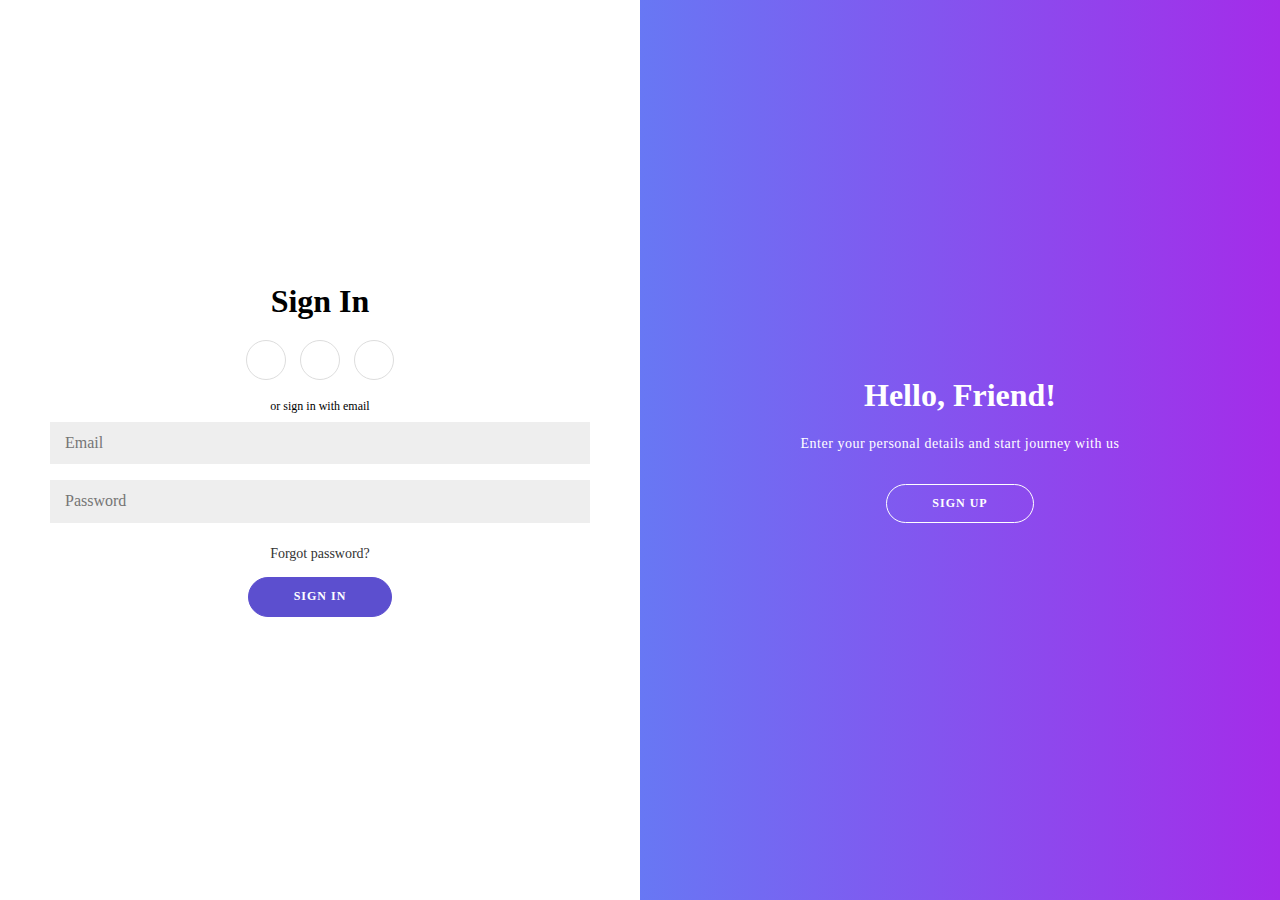
<file: HTML & CSS/Overlay-form/index.html>
<!DOCTYPE html>
<html lang="en">
  <head>
    <meta charset="UTF-8" />
    <meta name="viewport" content="width=device-width, initial-scale=1.0" />
    <meta http-equiv="X-UA-Compatible" content="ie=edge" />
    <link rel="stylesheet" href="css/normalize.css".css">
    <link rel="stylesheet" href="css/style.css" />
    <link
      rel="stylesheet"
      href="https://use.fontawesome.com/releases/v5.8.0/css/all.css"
      integrity="sha384-Mmxa0mLqhmOeaE8vgOSbKacftZcsNYDjQzuCOm6D02luYSzBG8vpaOykv9lFQ51Y"
      crossorigin="anonymous"
    />
    <title>Overlay-form</title>
  </head>
  <body>
    <div class="container" id="container">
      <!-- sign-up form -->
      <div class="form-container sign-up">
        <form action="#">
          <h1>Create Account</h1>
          <div class="social-media">
            <a href="#" class="social"> <i class="fab fa-facebook-f"></i></a>
            <a href="#" class="social"> <i class="fab fa-twitter"></i></a>
            <a href="#" class="social"> <i class="fab fa-linkedin-in"></i></a>
          </div>
          <span>or register with email</span>
          <input type="text" name="name" id="name" placeholder="Name" />
          <input
            type="email"
            name="email"
            id="email-sign-up"
            placeholder="Email"
          />
          <input
            type="password"
            name="password"
            id="password-sign-up"
            placeholder="Password"
          />
          <button>Sign Up</button>
        </form>
      </div>
      <!-- sign-in form -->
      <div class="form-container sign-in">
        <form action="#">
          <h1>Sign In</h1>
          <div class="social-media">
            <a href="#" class="social"> <i class="fab fa-facebook-f"></i></a>
            <a href="#" class="social"> <i class="fab fa-twitter"></i></a>
            <a href="#" class="social"> <i class="fab fa-linkedin-in"></i></a>
          </div>
          <span>or sign in with email</span>

          <input
            type="email"
            name="email"
            id="email-sign-in"
            placeholder="Email"
          />
          <input
            type="password"
            name="password"
            id="password-sign-in"
            placeholder="Password"
          />
          <a href="#">Forgot password?</a>
          <button>Sign In</button>
        </form>
      </div>
      <!-- overlay container -->
      <div class="overlay-container">
        <div class="overlay">
          <div class="overlay-panel overlay-left">
            <h1>Welcome Back!</h1>
            <p>
              To keep connected with us please login to with your personal info
            </p>
            <button class="ghost" id="signIn">Sign In</button>
          </div>
          <div class="overlay-panel overlay-right">
            <h1>Hello, Friend!</h1>
            <p>
              Enter your personal details and start journey with us
            </p>
            <button class="ghost" id="signUp">Sign Up</button>
          </div>
        </div>
      </div>
    </div>
  </body>
  <script src="js/index.js"></script>
</html>
</file>
<file: HTML & CSS/Overlay-form/css/style.css>
* {
  margin: 0;
  box-sizing: border-box;
}
h1 {
  font-weight: bold;
  margin: 0;
}
p {
  font-size: 14px;
  font-weight: 100;
  line-height: 20px;
  letter-spacing: 0.5px;
  margin: 20px 0 30px;
}
span {
  font-size: 12px;
}
a {
  color: #333333;
  font-size: 14px;
  text-decoration: none;
  margin: 15px 0;
}
button {
  border-radius: 20px;
  border: 1px solid #5c4fcf;
  background-color: #5c4fcf;
  color: #ffffff;
  font-size: 12px;
  font-weight: bold;
  padding: 12px 45px;
  letter-spacing: 1px;
  text-transform: uppercase;
  transition: transform 80ms ease-in;
}

button:active {
  transform: scale(0.95);
}

button:focus {
  outline: none;
}

button.ghost {
  background-color: transparent;
  border-color: #ffffff;
}

form {
  background-color: #ffffff;
  display: flex;
  align-items: center;
  justify-content: center;
  flex-direction: column;
  padding: 0 50px;
  height: 100%;
  text-align: center;
}

input {
  background-color: #eee;
  border: none;
  padding: 12px 15px;
  margin: 8px 0;
  width: 100%;
}

.social-media {
  margin: 20px 0;
}

.social-media a {
  border: 1px solid #dddddd;
  border-radius: 50%;
  display: inline-flex;
  justify-content: center;
  align-items: center;
  margin: 0 5px;
  height: 40px;
  width: 40px;
}

.form-container {
  position: absolute;
  top: 0;
  height: 100%;
  transition: all 0.6s ease-in-out;
}
.sign-in {
  left: 0;
  width: 50%;
  z-index: 2;
}

.sign-up {
  left: 0;
  width: 50%;
  opacity: 0;
  z-index: 1;
}

.container.active-panel .sign-in {
  transform: translateX(100%);
}

.container.active-panel .sign-up {
  transform: translateX(100%);
  opacity: 1;
  z-index: 5;
  animation: show 0.6s;
}

@keyframes show {
  0%,
  49.99% {
    opacity: 0;
    z-index: 1;
  }

  50%,
  100% {
    opacity: 1;
    z-index: 5;
  }
}
.overlay-container {
  position: absolute;
  top: 0;
  left: 50%;
  width: 50%;
  height: 100%;
  overflow: hidden;
  transition: transform 0.6s ease-in-out;
  z-index: 100;
}

.container.active-panel .overlay-container {
  transform: translateX(-100%);
}

.overlay {
  background: #1a76df;
  background: -webkit-linear-gradient(to right, #2b8eff, #6441ff);
  background: linear-gradient(to right, #2bc3ff, #a42ce9);
  background-repeat: no-repeat;
  background-size: cover;
  background-position: 0 0;
  color: #ffffff;
  position: relative;
  left: -100%;
  height: 100%;
  width: 200%;
  transform: translateX(0);
  transition: transform 0.6s ease-in-out;
}

.container.active-panel .overlay {
  transform: translateX(50%);
}

.overlay-panel {
  position: absolute;
  display: flex;
  align-items: center;
  justify-content: center;
  flex-direction: column;
  padding: 0 40px;
  text-align: center;
  top: 0;
  height: 100%;
  width: 50%;
  transform: translateX(0);
  transition: transform 0.6s ease-in-out;
}

.overlay-left {
  transform: translateX(-20%);
}

.container.active-panel .overlay-left {
  transform: translateX(0);
}

.overlay-right {
  right: 0;
  transform: translateX(0);
}

.container.active-panel .overlay-right {
  transform: translateX(20%);
}
</file>
